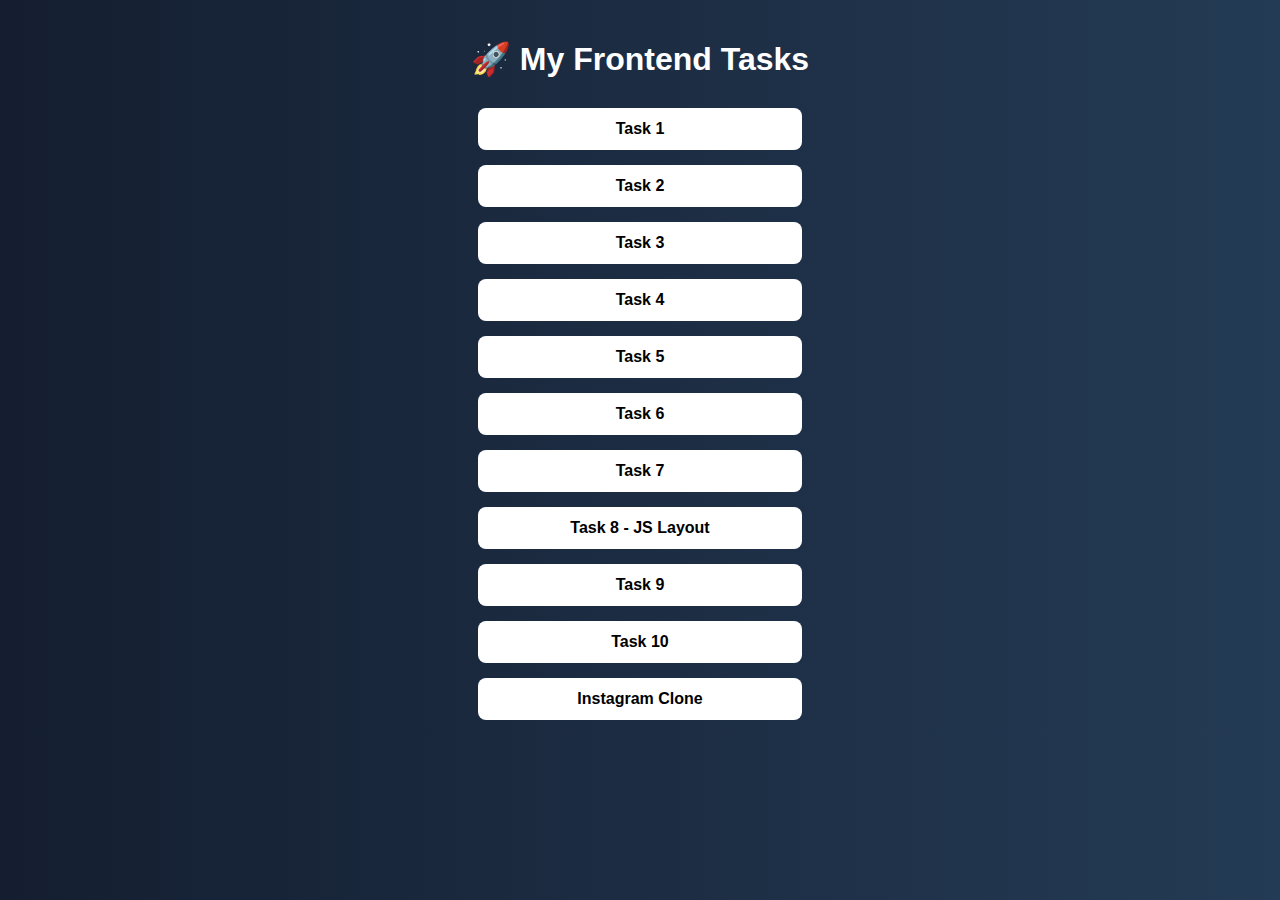
<file: index.html>
<!DOCTYPE html>
<html>
<head>
    <title>My Frontend Projects</title>
    <style>
        body {
            font-family: Arial, sans-serif;
            background: linear-gradient(to right, #141e30, #243b55);
            text-align: center;
            color: white;
        }

        h1 {
            margin-top: 40px;
        }

        .container {
            margin-top: 30px;
        }

        .btn {
            display: block;
            width: 300px;
            margin: 15px auto;
            padding: 12px;
            background: white;
            color: black;
            text-decoration: none;
            border-radius: 8px;
            font-weight: bold;
            transition: 0.3s;
        }

        .btn:hover {
            background: #00c6ff;
            color: white;
            transform: scale(1.05);
        }
    </style>
</head>
<body>

<h1>🚀 My Frontend Tasks</h1>

<div class="container">

    <a class="btn" href="./task1/">Task 1</a>
    <a class="btn" href="./task2/">Task 2</a>
    <a class="btn" href="./task3/">Task 3</a>
    <a class="btn" href="./task4/">Task 4</a>
    <a class="btn" href="./Task5/">Task 5</a>
    <a class="btn" href="./task6/">Task 6</a>
    <a class="btn" href="./task7/">Task 7</a>
     <a class="btn" href="./Task 8 download layout using JS/">Task 8 - JS Layout</a>
    <a class="btn" href="./Task9/">Task 9</a>
    <a class="btn" href="./Task10/">Task 10</a>
   
    <a class="btn" href="./instagram cloun/">Instagram Clone</a>

</div>

</body>
</html>
</file>
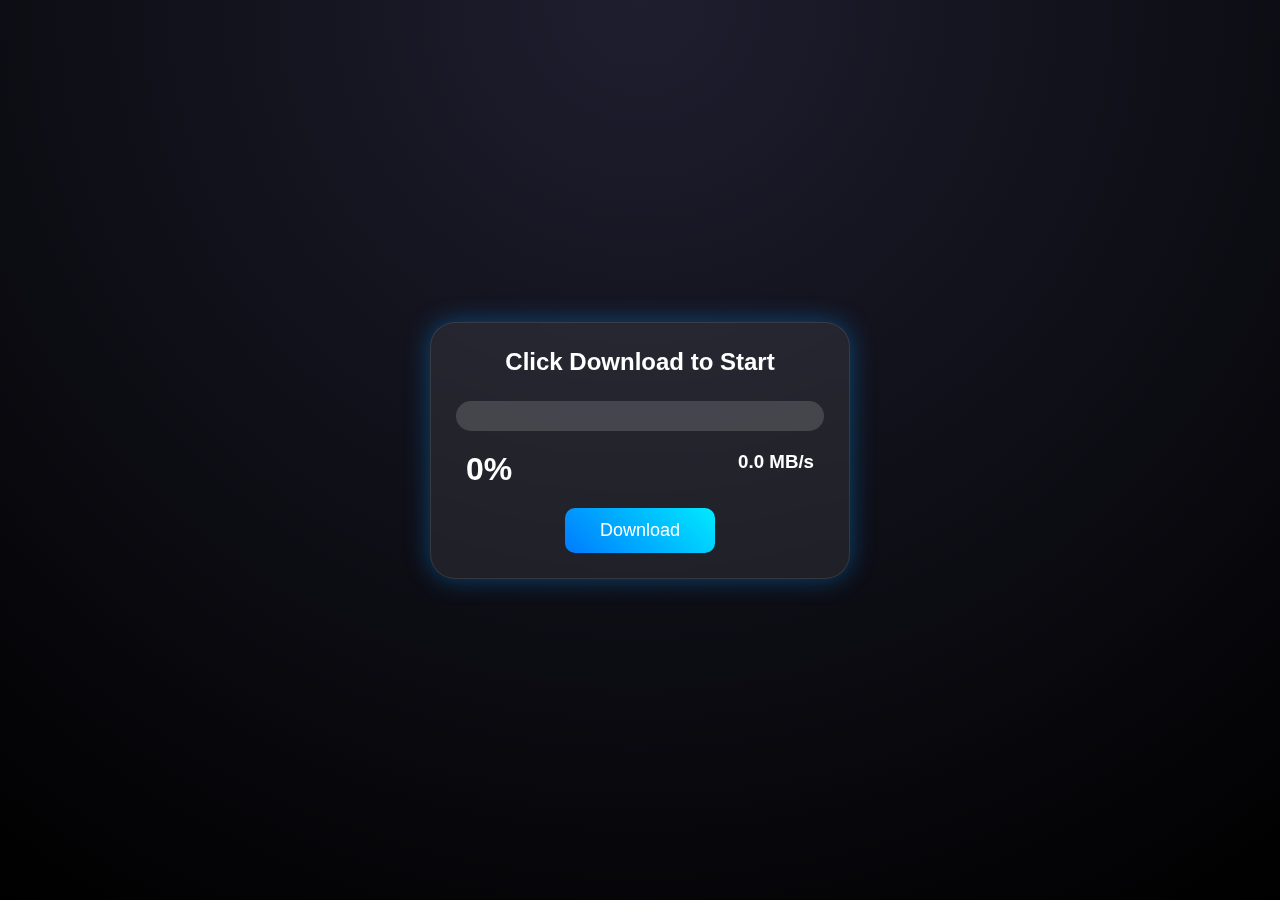
<file: Task 8 download layout using JS/index.html>
<!DOCTYPE html>
<html lang="en">
<head>
    <meta charset="UTF-8">
    <meta name="viewport" content="width=device-width, initial-scale=1.0">
    <title>Pro Download UI</title>
    <link rel="stylesheet" href="style.css">
</head>
<body>

<div class="card">
    <h2 id="status">Click Download to Start</h2>

    <div class="progress-box">
        <div class="progress-fill" id="fill"></div>
    </div>

    <div class="details">
        <h1 id="percent">0%</h1>
        <h3 id="speed">0.0 MB/s</h3>
    </div>

    <button id="btn">Download</button>
</div>

<script src="script.js"></script>
</body>
</html>
</file>
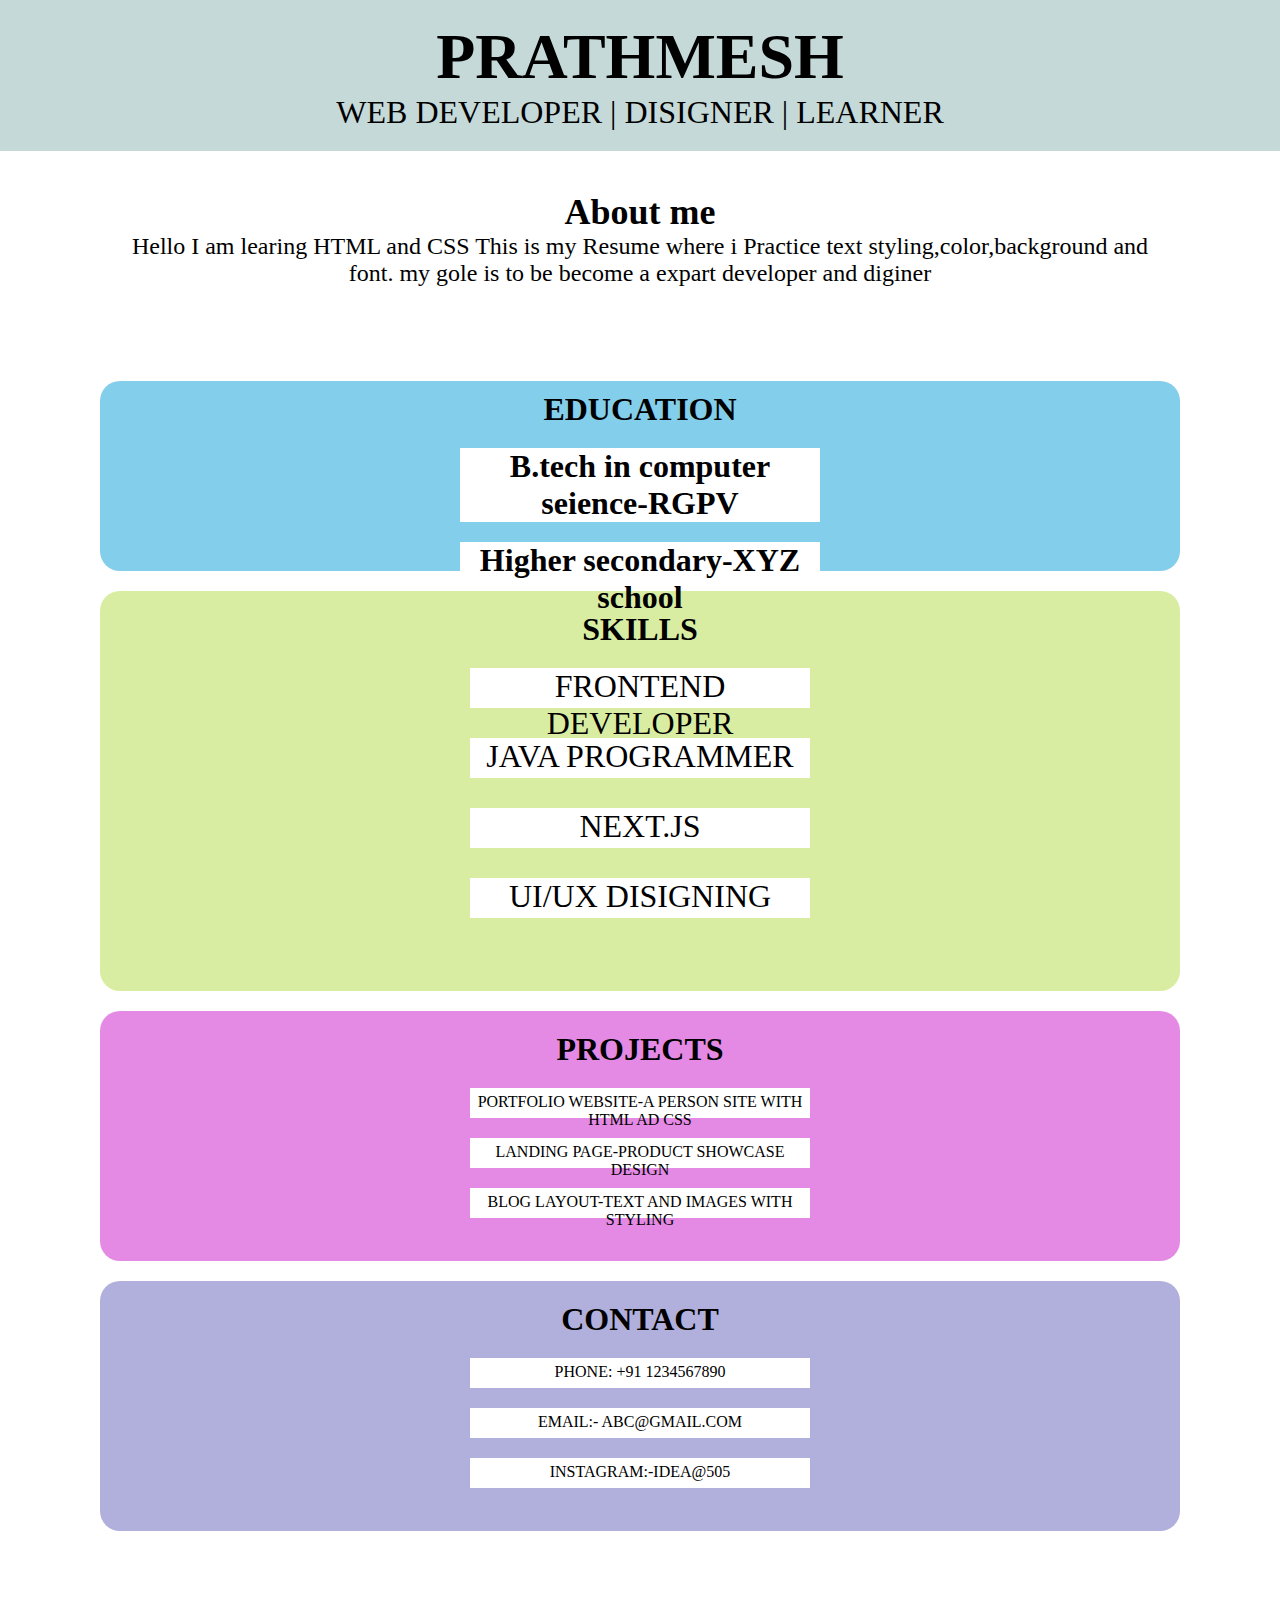
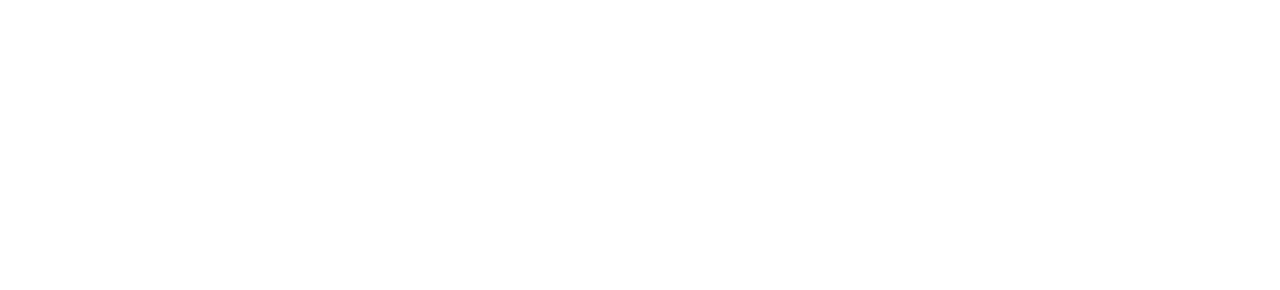
<file: task1/index.html>
<!DOCTYPE html>
<html lang="en">
<head>
    <meta charset="UTF-8">
    <meta name="viewport" content="width=device-width, initial-scale=1.0">
    <title>Document</title>
    <link rel="stylesheet" href="style.css">
</head>
<body>
    <div class="contanier">
       <h1>Prathmesh</h1>
       <div class="p"><p>web developer | Disigner | Learner</p></div>
    </div>
    <div class="a"><h2>About me</h2>
    <div class="d"><p> Hello I am learing HTML and CSS This is my Resume where i Practice text styling,color,background and font. my gole is to be become a expart developer and diginer</p>

    </div></div>

    <div class="e">
        <h1>EDUCATION</h1>
        <div class="section"><h1>B.tech in computer seience-RGPV</h1></div>
        <div class="section1"><h1>Higher secondary-XYZ school</h1></div>
    </div>
    <div class="skill"><h1>SKILLS</h1>
        <div class="f"><p>Frontend Developer</p></div>
        <div class="j"><p>JAva programmer</p></div>
        <div class="n"><p>next.js</p></div>
        <div class="ui"><p>ui/ux Disigning</p></div>

    </div>
    <div class="project"><h1>PROJECTS</h1>
        <div class="website"><p>portfolio website-A person site with  HTML ad CSS</p></div>
        <div class="page"><p>Landing page-Product Showcase design</p></div>
        <div class="layout"><p>Blog Layout-Text and images with styling</p></div>
    </div>

    <div class="contact"><h1>contact</h1>
        <div class="phon"><p>
            phone: +91 1234567890
        </p></div>
        <div class="email"><p>Email:- abc@gmail.com</p></div>
        <div class="insta"><p>Instagram:-idea@505</p></div>
        
    </div>
</body>
</html>
</file>
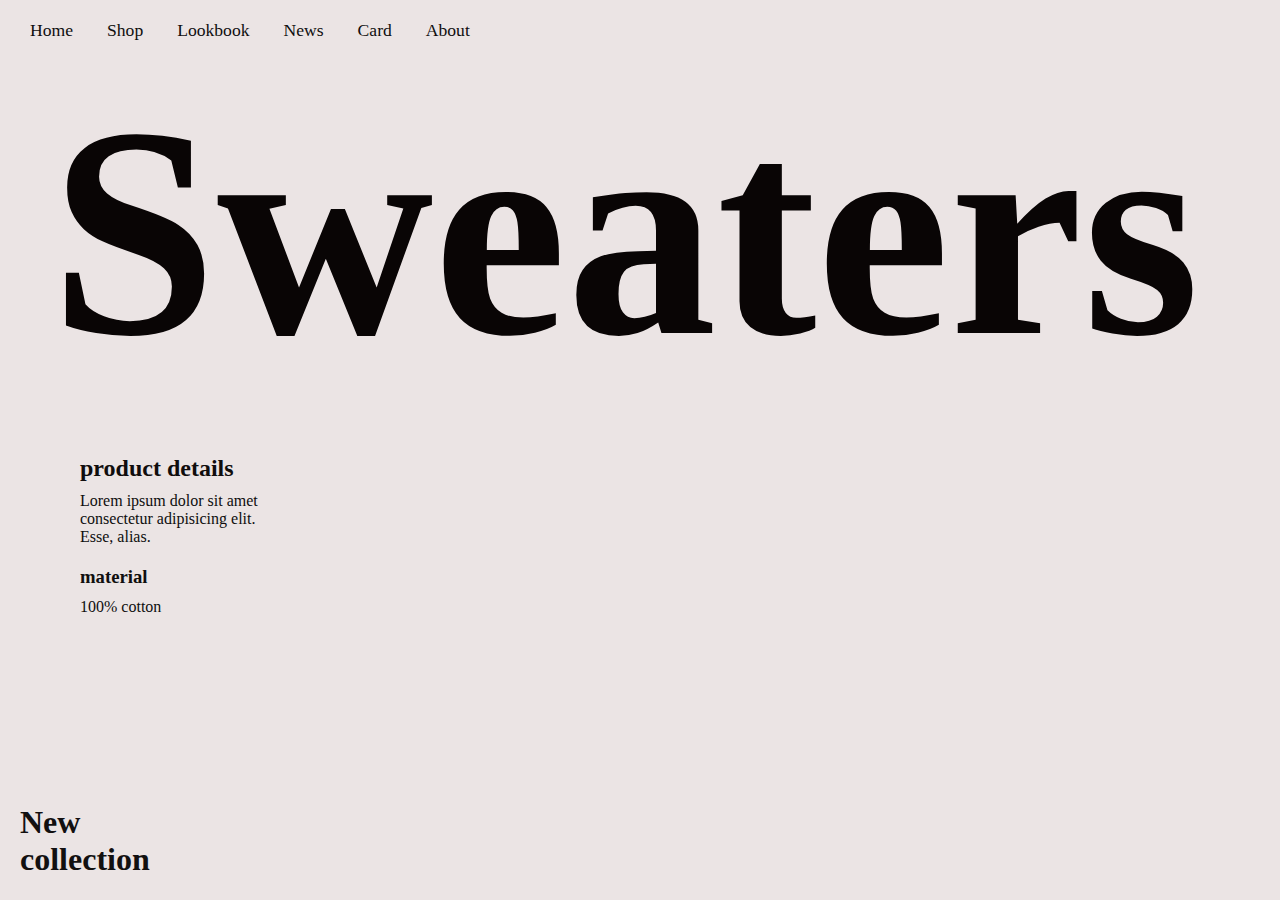
<file: task2/index.html>
<!DOCTYPE html>
<html lang="en">
<head>
    <meta charset="UTF-8">
    <meta name="viewport" content="width=device-width, initial-scale=1.0">
    <title>Document</title>
    <link rel="stylesheet" href="style.css">
</head>
<body>
    <div id="main">
        <div id="navbar">
            <a href="#">Home</a>
            <a href="#">Shop</a>
            <a href="#">Lookbook</a>
            <a href="#">News</a>
            <a href="#">Card</a>
            <a href="#">About</a>
        </div>
        <h1>Sweaters</h1>
        <div id="bottom">
            <h2>product details</h2>

            <p>Lorem ipsum dolor sit amet consectetur adipisicing elit. Esse, alias.</p>
            <h3>material</h3>
            <p>100% cotton</p>
        </div>
        <div id="taskbar">
            <h1>New collection</h1>
            <a href="#">Shop the look</a>
        </div>
    </div>
</body>
</html>
</file>
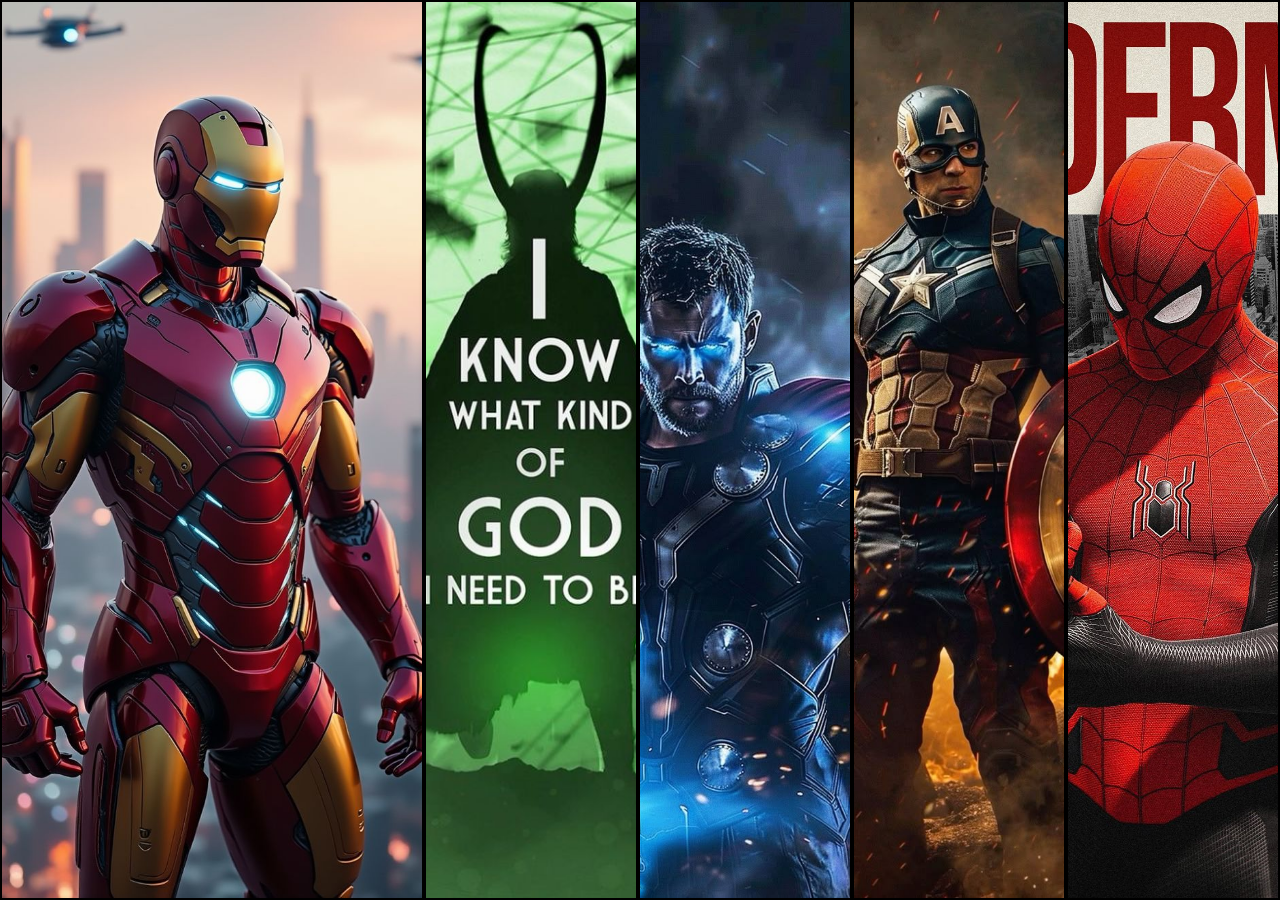
<file: task6/index.html>
<!DOCTYPE html>
<html lang="en">
<head>
    <meta charset="UTF-8">
    <meta name="viewport" content="width=device-width, initial-scale=1.0">
    <title>Document</title>
    <link rel="stylesheet" href="style.css">
</head>
<body>
    <main>
        <section    >       </section>
        <section></section>
        <section></section>
        <section></section>
        <section></section>

        

    </main>
</body>
</html>
</file>
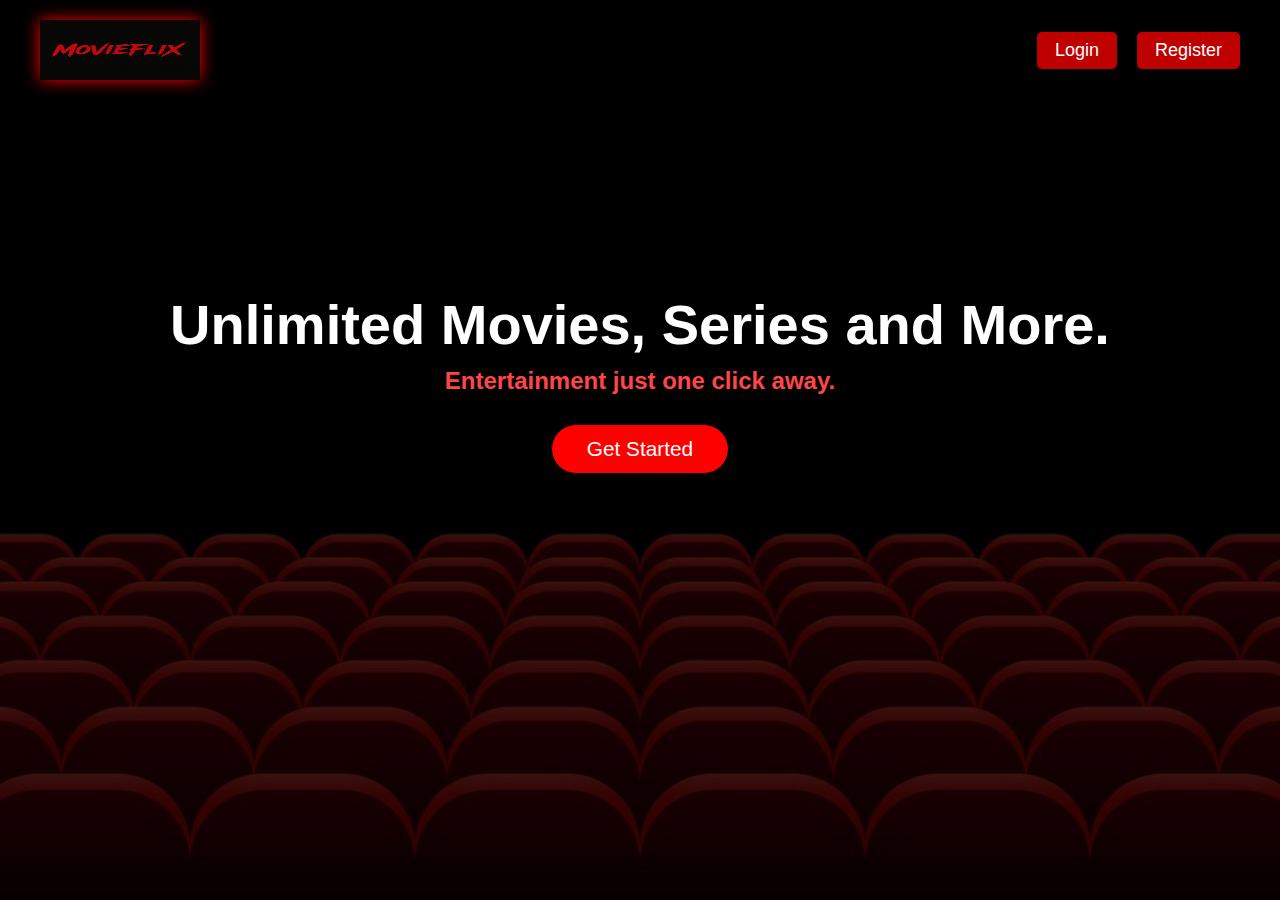
<file: task7/index.html>
<!DOCTYPE html>
<html lang="en">
<head>
    <meta charset="UTF-8" />
    <meta name="viewport" content="width=device-width, initial-scale=1.0" />
    <title>MovieFlix</title>
    <link rel="stylesheet" href="style.css" />
</head>
<body>

    <div class="overlay"></div>

    <div class="navbar">
        <img src="movieflix-logo.png" class="logo" alt="MovieFlix Logo">

        <div class="right-links">
            <a href="./login.html">Login</a>
            <a href="./register.html">Register</a>
        </div>
    </div>

    <div class="hero">
        <h1>Unlimited Movies, Series and More.</h1>
        <h3>Entertainment just one click away.</h3>

        <button class="start-btn">Get Started</button>
    </div>

</body>
</html>
</file>
<file: Task 8 download layout using JS/style.css>
* {
  margin: 0;
  padding: 0;
  box-sizing: border-box;
  font-family: "Poppins", sans-serif;
}

body {
  height: 100vh;
  display: flex;
  justify-content: center;
  align-items: center;
  background: radial-gradient(circle at top, #1e1e2f, #000);
}

.card {
  width: 420px;
  padding: 25px;
  border-radius: 25px;
  -webkit-backdrop-filter: blur(18px);
          backdrop-filter: blur(18px);
  background: rgba(255, 255, 255, 0.08);
  border: 1px solid rgba(255, 255, 255, 0.1);
  box-shadow: 0 0 25px rgba(0, 150, 255, 0.4);
  text-align: center;
  animation: glow 3s infinite alternate;
}

@keyframes glow {
  from {
    box-shadow: 0 0 25px rgba(0, 150, 255, 0.4);
  }
  to {
    box-shadow: 0 0 35px rgba(0, 255, 150, 0.5);
  }
}
h2 {
  color: white;
  margin-bottom: 25px;
}

.progress-box {
  width: 100%;
  height: 30px;
  border-radius: 20px;
  background: rgba(255, 255, 255, 0.15);
  overflow: hidden;
  margin-bottom: 20px;
}

.progress-fill {
  height: 100%;
  width: 0%;
  background: linear-gradient(90deg, #00d0ff, #00ff9d);
  transition: 0.1s;
  box-shadow: 0 0 15px #00ffea;
}

.details {
  display: flex;
  justify-content: space-between;
  padding: 0 10px;
  margin-bottom: 20px;
}

h1, h3 {
  color: white;
}

button {
  width: 150px;
  height: 45px;
  border: none;
  border-radius: 10px;
  background: linear-gradient(45deg, #007bff, #00eaff);
  color: white;
  font-size: 18px;
  cursor: pointer;
  transition: 0.2s;
}

button:active {
  transform: scale(0.93);
}/*# sourceMappingURL=style.css.map */
</file>
<file: task1/style.css>
*{
    margin: 0;
    padding: 0;
    box-sizing: border-box;
}
body{
    width: 100%;
    height: 210vh;
    background: linear-gradient(red blue);}
.contanier{
    width: 100%;
   
    background-color: rgb(197, 217, 217);
        font-size: 2em;
        text-align: center;
        text-transform: uppercase;
        padding: 20px;
}
.a{
    background-color: white;
    height: 190px;
    margin-top: 20px;
    
    border-radius: 10px;
    padding: 20px;
    font-size: 1.5em;
    text-align: center;
    margin-left: 100px;
    margin-right: 100px;
}
.e{
    background-color: rgb(131, 206, 234);
    height: 190px;
    padding: 10px;
    margin-left: 100px;
    margin-right: 100px;
    margin-top: 20px;
    border-radius: 20px;
    text-align: center;

}
.section{
    background-color: white;
    margin-left: 350px;
    margin-right: 350px;
    margin-top: 20px;
}
.section1{
     background-color: white;
    margin-left: 350px;
    margin-right: 350px;
    margin-top: 20px;

}
.skill{
    height: 400px;
    background-color: rgb(216, 237, 162);
    margin-left: 100px;
    margin-right: 100px;
    margin-top: 20px;
    text-align: center;
    padding: 20px;
    border-radius: 20px;
}
.f{
    background-color: white;
    margin-left: 350px;
    margin-right: 350px;
    margin-top: 20px;
    height: 40px;
    font-size: 2em;
    text-transform: uppercase;
}
.j{
    background-color: white;
    margin-top: 30px;
    margin-left: 350px;
    margin-right: 350px;
    height: 40px;
    font-size: 2em;
    text-transform: uppercase;
}
.n{
    background-color: white;
    margin-top: 30px;
    margin-left: 350px;
    margin-right: 350px;
    height: 40px;
    font-size: 2em;
    text-transform: uppercase;
    


}
.ui{
background-color: white;
    margin-top: 30px;
    margin-left: 350px;
    margin-right: 350px;
    height: 40px;
    font-size: 2em;
    text-transform: uppercase;
}
.project{
    background-color: rgb(228, 138, 229);
    height:250px;
    margin-left: 100px;
    margin-right: 100px;
    margin-top: 20px;
    text-align: center;
    padding: 20px;
    border-radius: 20px;
}
.website{
     background-color: white;
    margin-left: 350px;
    margin-right: 350px;
    margin-top: 20px;
    height: 30px;
    text-transform: uppercase;
    font-size: 1em;
    padding: 5px;

}
.page{
      background-color: white;
    margin-left: 350px;
    margin-right: 350px;
    margin-top: 20px;
    height: 30px;
    text-transform: uppercase;
    font-size: 1em;
    padding: 5px;

}
.layout{
      background-color: white;
    margin-left: 350px;
    margin-right: 350px;
    margin-top: 20px;
    height: 30px;
    text-transform: uppercase;
    font-size: 1em;
    padding: 5px;
}
.contact{
    background-color: rgb(177, 175, 219);
    height:250px;
    margin-left: 100px;
    margin-right: 100px;
    margin-top: 20px;
    text-align: center;
    padding: 20px;
    border-radius: 20px;
    text-transform: uppercase   ;

}
.phon{
      background-color: white;
    margin-left: 350px;
    margin-right: 350px;
    margin-top: 20px;
    height: 30px;
    text-transform: uppercase;
    font-size: 1em;
    padding: 5px;

}
.insta{
  background-color: white;
    margin-left: 350px;
    margin-right: 350px;
    margin-top: 20px;
    height: 30px;
    text-transform: uppercase;
    font-size: 1em;
    padding: 5px;
}
.email{
  background-color: white;
    margin-left: 350px;
    margin-right: 350px;
    margin-top: 20px;
    height: 30px;
    text-transform: uppercase;
    font-size: 1em;
    padding: 5px;
}
</file>
<file: task2/style.css>
*{
    margin: 0;
    padding: 0;
    box-sizing: border-box;

}
#main{
    width: 100%;
    height: 100vh;
    background-color: #ebe4e4;

}
#navbar{
    width: 100%;
    height: 60px;
    padding: 20px 30px;

}
#navbar a{
    text-decoration: none;
    font-size: 1.1em;
    color: rgb(15, 14, 14);
    margin-right: 30px;
    font-weight: 20px;
   
}
#navbar a:hover{
    color: red;
    transition: 0.9s;
    
}
#main>h1{
    font-size: 300px;
    color: rgb(9, 5, 5);
    margin-left: 50px;

}
#bottom{
    position: absolute;
    left: 30px;
    
    margin-left: 50px;
    width: 190px;
    margin-top: 50px;
    height: 150px;

}
#bottom h2{
    font-size: 1.5em;
    color: rgb(16, 13, 13);
    

}
#bottom p{
    color: rgb(14, 14, 14);
    margin-top: 10px;
   

}
#bottom h3{
     color: rgb(16, 15, 15);
     margin-top: 20px;
    
}
#taskbar{
    position: absolute;
    display: flex;
    width: 100%;
    bottom: 0;
    left: 0;
    
    padding: 10px 20px;
}
#taskbar h1{
    color: rgb(18, 16, 16);
}
#taskbar a{
    text-decoration: none;
    color: rgb(11, 10, 10);
margin-left: 1150px;
    font-size: 1.2em;
    padding: 10px;


}
</file>
<file: task6/style.css>
* {
  margin: 0;
  padding: 0;
  box-sizing: border-box;
}

html, body {
  height: 100%;
  width: 100%;
}

main {
  height: 100%;
  width: 100%;
  display: flex;
}
main Section {
  height: 100%;
  flex-grow: 1;
  border: 2px solid black;
  background-size: cover;
  background-position: center;
}
main Section:hover {
  flex-grow: 2;
  transition: all 0.3s linear;
  cursor: pointer;
}
main Section:nth-child(1) {
  background-image: url(./ironman.jpg);
}
main Section:nth-child(2) {
  background-image: url(./loki.jpg);
}
main Section:nth-child(3) {
  background-image: url(./thor.jpg);
}
main Section:nth-child(4) {
  background-image: url(./caption.jpg);
}
main Section:nth-child(5) {
  background-image: url(./spider.jpg);
}/*# sourceMappingURL=style.css.map */
</file>
<file: task7/style.css>
* {
  margin: 0;
  padding: 0;
  box-sizing: border-box;
}

html, body {
  width: 100%;
  height: 100%;
  font-family: Arial, Helvetica, sans-serif;
  background-image: url("./165b02fe95af36aced3cc90201469bcb.jpg");
  background-size: cover;
  background-position: center;
  position: relative;
}

.overlay {
  position: absolute;
  top: 0;
  left: 0;
  width: 100%;
  height: 100%;
  background: rgba(0, 0, 0, 0.72);
}

.navbar {
  width: 100%;
  padding: 20px 40px;
  display: flex;
  align-items: center;
  justify-content: space-between;
  position: relative;
  z-index: 2;
}

.logo {
  width: 160px;
  height: 60px;
  filter: drop-shadow(0px 0px 8px red);
}

.right-links {
  display: flex;
  gap: 20px;
}

.right-links a {
  color: white;
  font-size: 18px;
  text-decoration: none;
  background: rgba(255, 0, 0, 0.75);
  padding: 8px 18px;
  border-radius: 5px;
  transition: 0.2s;
}

.right-links a:hover {
  background: red;
}

.hero {
  position: relative;
  z-index: 2;
  text-align: center;
  margin-top: 15%;
  color: white;
}

.hero h1 {
  font-size: 3.5rem;
  font-weight: 800;
}

.hero h3 {
  font-size: 1.5rem;
  margin-top: 10px;
  color: rgb(255, 70, 70);
}

.start-btn {
  margin-top: 30px;
  font-size: 1.3rem;
  padding: 12px 35px;
  background: red;
  border: none;
  border-radius: 30px;
  color: white;
  cursor: pointer;
  transition: 0.3s ease;
}

.start-btn:hover {
  transform: scale(1.08);
  background: rgb(230, 0, 0);
}/*# sourceMappingURL=style.css.map */
</file>
